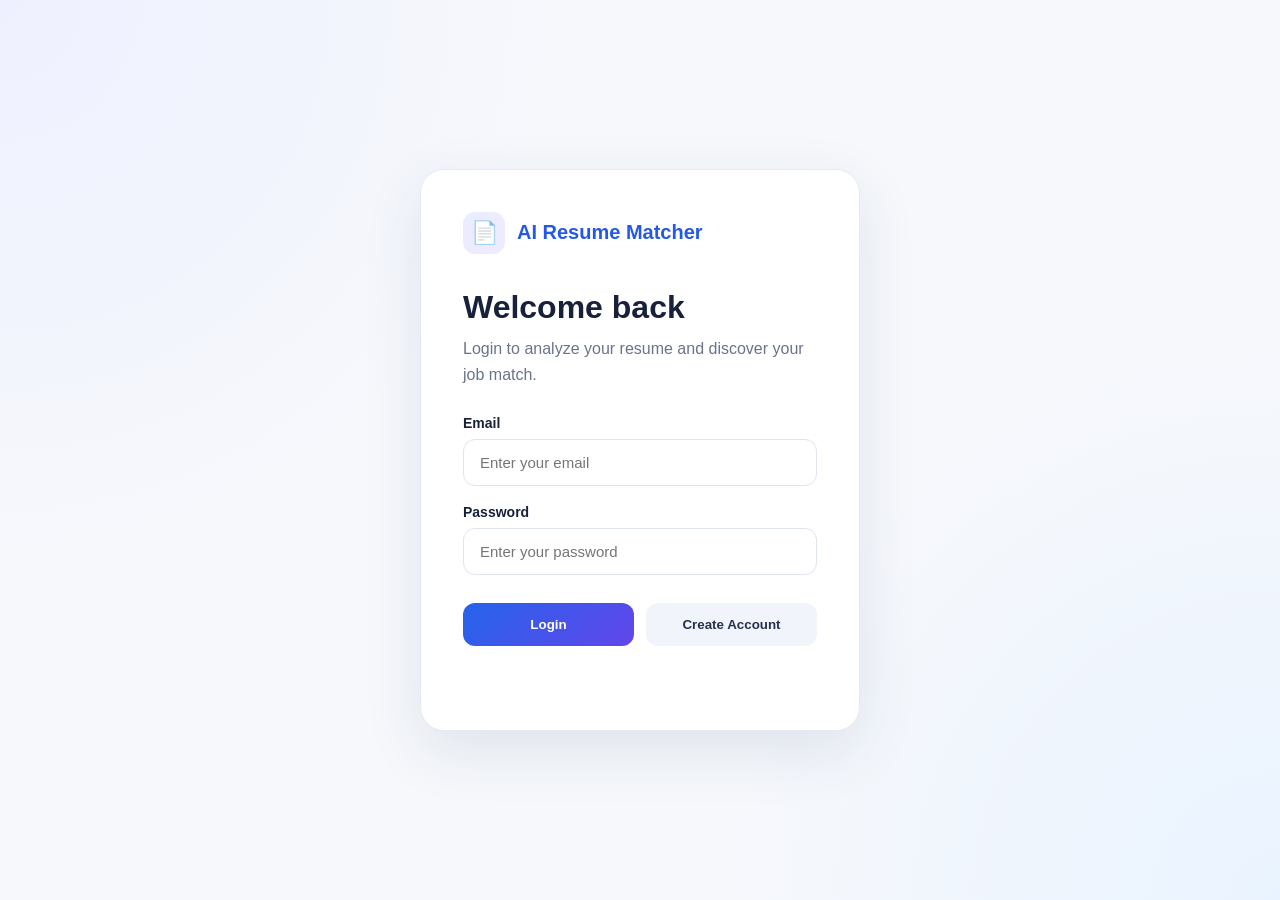
<file: frontend/index.html>
<!DOCTYPE html>
<html lang="en">
<head>
    <meta charset="UTF-8">
    <meta name="viewport" content="width=device-width, initial-scale=1.0">

    <title>AI Resume Matcher</title>

    <link rel="stylesheet" href="style.css">
</head>

<body>
<div id="notificationContainer"></div>

<!-- =========================================================
     AUTH SCREEN
========================================================= -->

<div id="authSection" class="auth-screen">

    <div class="auth-card">

        <div class="auth-logo">
            <div class="logo-icon">📄</div>
            <span>AI Resume Matcher</span>
        </div>

        <h1>Welcome back</h1>

        <p class="auth-subtitle">
            Login to analyze your resume and discover your job match.
        </p>

        <label for="email">Email</label>

        <input
            type="email"
            id="email"
            placeholder="Enter your email"
            autocomplete="email"
        >

        <label for="password">Password</label>

        <input
            type="password"
            id="password"
            placeholder="Enter your password"
            autocomplete="current-password"
        >

        <div class="auth-buttons">

            <button id="loginBtn" class="primary-btn">
                Login
            </button>

            <button id="signupBtn" class="secondary-btn">
                Create Account
            </button>

        </div>

        <p id="authMessage" class="auth-message"></p>

    </div>

</div>


<!-- =========================================================
     APPLICATION
========================================================= -->

<div id="appSection" class="app-shell hidden">




    <!-- =====================================================
         MAIN CONTENT
    ====================================================== -->

    <main class="main-content">


        <!-- =================================================
             TOP BAR
        ================================================== -->

        <header class="topbar">

    <!-- BRAND -->
    <div class="topbar-brand">
        <div class="brand-icon">📄</div>
        <span>AI Resume <b>Matcher</b></span>
    </div>

    <!-- NAVIGATION -->
    <nav class="top-navigation">

        <a href="#dashboard" class="top-nav-item active">
            🏠
            <span>Dashboard</span>
        </a>

        <a href="#new-analysis" class="top-nav-item">
            ⊕
            <span>New Analysis</span>
        </a>

        <a href="#history" class="top-nav-item">
            ◷
            <span>History</span>
        </a>

    </nav>

    <!-- USER -->
    <div class="topbar-user">

        <div class="topbar-avatar">
            👤
        </div>

        <strong id="userEmail">
            User
        </strong>

        <span class="user-arrow">
            ▼
        </span>

        <button
            id="logoutBtn"
            class="logout-btn"
        >
            ⇥ &nbsp; Logout
        </button>

    </div>

</header>

        <!-- =================================================
             DASHBOARD
        ================================================== -->

        <section id="dashboard" class="dashboard-page">


            <!-- PAGE TITLE -->

            <div class="welcome-banner">

    <div class="welcome-content">

        <span class="welcome-label">
            Welcome back, 👋
        </span>

        <h1 id="welcomeName">
            User
        </h1>

        <p>
            Ready to discover how strong your resume is for your next opportunity?
        </p>

    </div>

    <div class="welcome-illustration">

        <div class="illustration-card">
            📄
        </div>

        <div class="illustration-line line-one"></div>
        <div class="illustration-line line-two"></div>
        <div class="illustration-line line-three"></div>

        <span class="sparkle sparkle-one">✦</span>
        <span class="sparkle sparkle-two">✦</span>

    </div>

</div>


            <!-- =================================================
                 SUMMARY CARDS
            ================================================== -->

            <div class="dashboard-summary">


                <div class="summary-card">

                    <div class="summary-icon purple">
                        📊
                    </div>

                    <div class="summary-content">

                        <h3 id="totalAnalyses">
                            0
                        </h3>

                        <p>
                            Total Analyses
                        </p>

                        <span>
                            All time analyses
                        </span>

                    </div>

                </div>


                <div class="summary-card">

                    <div class="summary-icon green">
                        🎯
                    </div>

                    <div class="summary-content">

                        <h3 id="averageScore">
                            0%
                        </h3>

                        <p>
                            Average Match
                        </p>

                        <span>
                            Your average score
                        </span>

                    </div>

                </div>


                <div class="summary-card">

                    <div class="summary-icon yellow">
                        ⭐
                    </div>

                    <div class="summary-content">

                        <h3 id="bestScore">
                            0%
                        </h3>

                        <p>
                            Best Match
                        </p>

                        <span>
                            Highest score achieved
                        </span>

                    </div>

                </div>


                <div class="summary-card">

                    <div class="summary-icon blue">
                        📄
                    </div>

                    <div class="summary-content">

                        <h3 id="resumeCount">
                            0
                        </h3>

                        <p>
                            Resumes Analyzed
                        </p>

                        <span>
                            Total resumes
                        </span>

                    </div>

                </div>


            </div>

            <!-- =================================================
     AI CAREER INSIGHTS
================================================== -->

<section class="career-insights">

    <div class="career-insights-header">

        <div>
            <span class="insights-label">
                ✨ AI INSIGHTS
            </span>

            <h2>
                Build a stronger resume
            </h2>

            <p>
                Get more from every resume analysis with focused,
                actionable career insights.
            </p>
        </div>

        <div class="insights-main-icon">
            ✨
        </div>

    </div>


    <div class="career-insights-grid">

        <div class="career-tip" id="careerMatchInsight">

            <div class="career-tip-icon purple">
                🎯
            </div>

            <div>
                <strong>
                    Improve your match
                </strong>

                <p>
                    Tailor your resume to the skills and
                    requirements in each job description.
                </p>
            </div>

        </div>


        <div class="career-tip" id="careerProgressInsight">

            <div class="career-tip-icon green">
                📈
            </div>

            <div>
                <strong>
                    Track your progress
                </strong>

                <p>
                    Analyze more opportunities and compare
                    your match scores over time.
                </p>
            </div>

        </div>


        <div class="career-tip" id="careerSkillsInsight">

            <div class="career-tip-icon yellow">
                💡
            </div>

            <div>
                <strong>
                    Use AI recommendations
                </strong>

                <p>
                    Focus on missing skills and resume
                    suggestions to strengthen your profile.
                </p>
            </div>

        </div>

    </div>

</section>


            <!-- =================================================
                 MAIN DASHBOARD GRID
            ================================================== -->

            <div class="dashboard-grid">


                <!-- =================================================
                     NEW ANALYSIS
                ================================================== -->

                <section
                    id="new-analysis"
                    class="dashboard-card analysis-input-card"
                >

                    <div class="card-heading">

                        <div>

                            <h2>
                                Analyze New Resume
                            </h2>

                            <p>
                                Upload your resume and job description to get AI-powered insights.
                            </p>

                        </div>

                        <div class="heading-decoration">
                            ✨
                        </div>

                    </div>


                    <!-- STEP 1 -->

                    <div class="analysis-step">

                        <div class="step-title">

                            <span class="step-number">
                                1
                            </span>

                            <strong>
                                Upload Resume
                            </strong>

                        </div>


                        <label
                            for="resume"
                            class="upload-zone"
                        >

                            <div class="upload-icon">
                                ☁
                            </div>

                            <strong>
                                Drag & drop your resume here
                            </strong>

                            <span>
                                PDF only • Max 5MB
                            </span>

                            <span class="choose-file">
                                📄 Choose File
                            </span>

                        </label>


                        <input
                            type="file"
                            id="resume"
                            accept=".pdf"
                            hidden
                        >

                        <div
                            id="selectedFile"
                            class="selected-file hidden"
                        >

                            <span>
                                📄
                            </span>

                            <span id="selectedFileName">
                                No file selected
                            </span>

                            <span class="file-success">
                                ✓
                            </span>

                        </div>

                    </div>


                    <!-- STEP 2 -->

                    <div class="analysis-step">

                        <div class="step-title">

                            <span class="step-number">
                                2
                            </span>

                            <strong>
                                Job Description
                            </strong>

                        </div>

                        <p class="field-help">
                            Paste the job description or key requirements.
                        </p>


                        <textarea
                            id="jobDescription"
                            placeholder="Paste the job description here..."
                        ></textarea>

                    </div>


                    <!-- ANALYZE BUTTON -->

                    <button
                        id="analyzeBtn"
                        class="analyze-btn"
                    >

                        ✨
                        Analyze Resume

                    </button>


                </section>


                <!-- =================================================
                     ANALYSIS RESULTS
                ================================================== -->

                <section
                    id="result"
                    class="dashboard-card results-card hidden"
                >

                    <div class="results-heading">

                        <div>

                            <h2>
                                Analysis Results
                            </h2>

                            <p>
                                Here's how your resume matches the job requirements.
                            </p>

                        </div>

                        <span
                            id="matchStatus"
                            class="match-status"
                        >
                            Great Match! 🎉
                        </span>

                    </div>


                    <!-- SCORE -->

                    <div class="score-section">

                        <div
                            class="score-ring"
                            id="scoreRing"
                        >

                            <div class="score-ring-inner">

                                <strong id="finalScore">
                                    0
                                </strong>

                                <span>
                                    %
                                </span>

                            </div>

                        </div>


                        <h3>
                            Overall Match Score
                        </h3>

                        <p>
                            How well your resume matches this role
                        </p>

                    </div>


                    <!-- MATCHED / MISSING -->

                    <div class="skills-grid">


                        <div class="skill-panel matched-panel">

                            <div class="panel-title matched-title">
                                ✓ Matched Skills
                            </div>

                            <ul id="matchedSkills"></ul>

                        </div>


                        <div class="skill-panel missing-panel">

                            <div class="panel-title missing-title">
                                ✕ Missing Skills
                            </div>

                            <ul id="missingSkills"></ul>

                        </div>


                    </div>


                    <!-- RECOMMENDATIONS -->

                    <div class="insight-panel recommendation-panel">

                        <div class="insight-title">
                            💡 Skill Recommendations
                        </div>

                        <ul id="recommendations"></ul>

                    </div>


                    <!-- RESUME SUGGESTIONS -->

                    <div class="insight-panel resume-panel">

                        <div class="insight-title">
                            📄 Resume Suggestions
                        </div>

                        <ul id="resumeSuggestions"></ul>

                    </div>


                    <!-- INTERVIEW -->

                    <div class="insight-panel interview-panel">

                        <div class="insight-title">
                            🎤 Interview Questions
                        </div>

                        <ol id="interviewQuestions"></ol>

                    </div>

                </section>

                <!-- =================================================
     AI CAREER INSIGHTS
================================================== -->

<section class="dashboard-card career-insights-card">

    <div class="career-insights-heading">

        <div class="career-insights-icon">
            ✨
        </div>

        <div>

            <h2>
                AI Career Insights
            </h2>

            <p>
                Personalized insights based on your analysis history.
            </p>

        </div>

    </div>


    <!-- CURRENT MATCH -->

    <div
        id="careerMatchInsight"
        class="career-insight-item"
    >

        <div class="career-insight-icon match-icon">
            🎯
        </div>

        <div class="career-insight-content">

            <span>
                Current Match
            </span>

            <strong>
                Start your first analysis
            </strong>

            <p>
                Upload your resume and compare it with a job description to get your first match score.
            </p>

        </div>

    </div>


    <!-- PROGRESS -->

    <div
        id="careerProgressInsight"
        class="career-insight-item"
    >

        <div class="career-insight-icon progress-icon">
            📈
        </div>

        <div class="career-insight-content">

            <span>
                Your Progress
            </span>

            <strong>
                Build your career profile
            </strong>

            <p>
                Your match history will appear here as you analyze more opportunities.
            </p>

        </div>

    </div>


    <!-- SKILLS -->

    <div
        id="careerSkillsInsight"
        class="career-insight-item"
    >

        <div class="career-insight-icon skills-icon">
            🧠
        </div>

        <div class="career-insight-content">

            <span>
                Skill Focus
            </span>

            <strong>
                Discover missing skills
            </strong>

            <p>
                AI will identify skills you may want to add or strengthen for your target roles.
            </p>

        </div>

    </div>

</section>

            </div>


            <!-- =================================================
                 LOADING
            ================================================== -->

            <div
    id="loading"
    class="loading-card hidden"
>

    <div class="loading-spinner"></div>

    <h3 id="loadingTitle">
        Analyzing your resume...
    </h3>

    <p id="loadingMessage">
        Our AI is comparing your skills with the job requirements.
    </p>

    <div
        id="loadingFile"
        class="loading-file hidden"
    >
        📄
        <span id="loadingFileName"></span>
    </div>

    <div class="loading-dots">
        <span></span>
        <span></span>
        <span></span>
    </div>

</div>


            <!-- =================================================
                 SAVED ANALYSIS DETAILS
            ================================================== -->

            <section
                id="savedAnalysisDetails"
                class="dashboard-card saved-details hidden"
            >

                <div class="card-heading">

                    <div>

                        <h2>
                            📋 Saved Analysis Details
                        </h2>

                        <p>
                            Complete information from your saved analysis.
                        </p>

                    </div>

                </div>


                <div class="saved-info">

                    <div>
                        <strong>
                            Resume
                        </strong>

                        <span id="savedFilename"></span>
                    </div>

                    <div>
                        <strong>
                            Job Description
                        </strong>

                        <span id="savedJobDescription"></span>
                    </div>

                </div>


                <!-- SAVED SCORES -->

                <div class="saved-score-grid">

                    <div class="saved-score-card">

                        <span>
                            Skill Match
                        </span>

                        <strong id="savedMatchScore">
                            0
                        </strong>

                        <small>
                            %
                        </small>

                    </div>


                    <div class="saved-score-card">

                        <span>
                            Semantic Match
                        </span>

                        <strong id="savedSemanticScore">
                            0
                        </strong>

                        <small>
                            %
                        </small>

                    </div>


                    <div class="saved-score-card">

                        <span>
                            Final Score
                        </span>

                        <strong id="savedFinalScore">
                            0
                        </strong>

                        <small>
                            %
                        </small>

                    </div>

                </div>


                <!-- SAVED SKILLS -->

                <div class="saved-results-grid">

                    <div class="skill-panel matched-panel">

                        <div class="panel-title matched-title">
                            ✓ Matched Skills
                        </div>

                        <ul id="savedMatchedSkills"></ul>

                    </div>


                    <div class="skill-panel missing-panel">

                        <div class="panel-title missing-title">
                            ✕ Missing Skills
                        </div>

                        <ul id="savedMissingSkills"></ul>

                    </div>

                </div>


                <div class="insight-panel recommendation-panel">

                    <div class="insight-title">
                        💡 Skill Recommendations
                    </div>

                    <ul id="savedRecommendations"></ul>

                </div>


                <div class="insight-panel resume-panel">

                    <div class="insight-title">
                        📄 Resume Suggestions
                    </div>

                    <ul id="savedResumeSuggestions"></ul>

                </div>


                <div class="insight-panel interview-panel">

                    <div class="insight-title">
                        🎤 Interview Questions
                    </div>

                    <ol id="savedInterviewQuestions"></ol>

                </div>

            </section>


            <!-- =================================================
                 HISTORY
            ================================================== -->

            <section
                id="history"
                class="dashboard-card history-card"
            >

                <div class="history-heading">

                    <div>

                        <h2>
                            ◷ Recent Analysis History
                        </h2>

                        <p>
                            Review your previous resume analyses.
                        </p>

                    </div>

                    <button
                        id="historyBtn"
                        class="history-btn"
                    >
                        View All History
                    </button>

                </div>


                <div
                    id="historyLoading"
                    class="history-loading hidden"
                >
                    Loading your analysis history...
                </div>


                <div id="historyContainer"></div>

            </section>


        </section>


    </main>

</div>


<script src="script.js"></script>

</body>
</html>
</file>
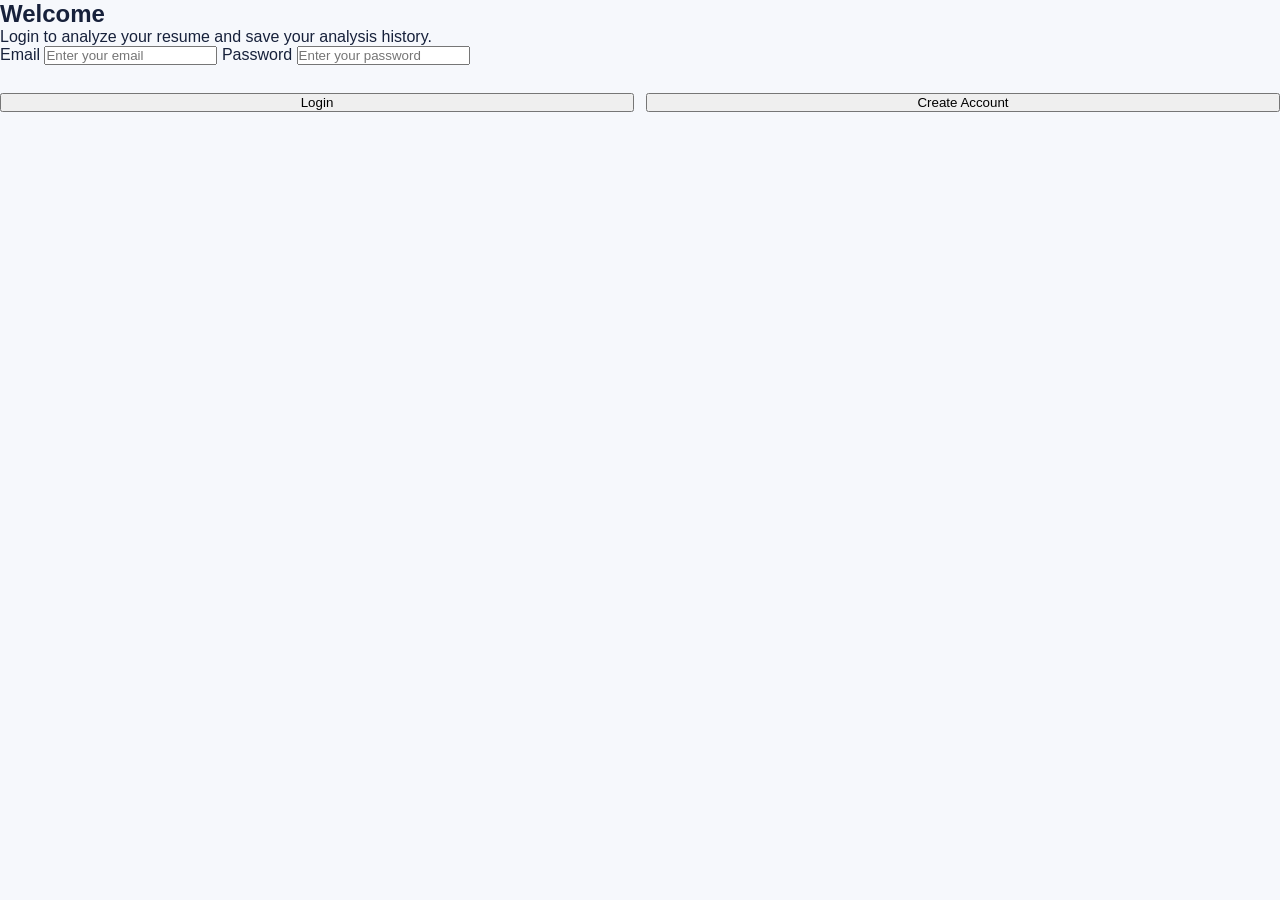
<file: frontend/index_backup.html>
<!DOCTYPE html>
<html lang="en">
<head>
    <meta charset="UTF-8">
    <meta name="viewport" content="width=device-width, initial-scale=1.0">

    <title>AI Resume Job Matcher</title>

    <link rel="stylesheet" href="style.css">
</head>

<body>

<div class="container">
    <!-- AUTH SECTION -->

<div id="authSection" class="card">

    <h2>Welcome</h2>

    <p>
        Login to analyze your resume and save your analysis history.
    </p>

    <label for="email">
        Email
    </label>

    <input
        type="email"
        id="email"
        placeholder="Enter your email"
    >

    <label for="password">
        Password
    </label>

    <input
        type="password"
        id="password"
        placeholder="Enter your password"
    >

    <div class="auth-buttons">

        <button id="loginBtn">
            Login
        </button>

        <button id="signupBtn">
            Create Account
        </button>

    </div>

    <p id="authMessage"></p>

</div>

    <div id="appSection" class="hidden">
        <div class="user-bar">

            <span>
                👤 <strong id="userEmail"></strong>
            </span>

            <button id="logoutBtn">
                Logout
            </button>

        </div>

    <header>
        <h1>AI Resume Job Matcher</h1>

        <p class="subtitle">
            Analyze your resume against a job description using AI
        </p>
    </header>
        <!-- DASHBOARD SUMMARY -->

<div class="dashboard-summary">

    <div class="summary-card">
        <span class="summary-icon">📊</span>
        <h3 id="totalAnalyses">0</h3>
        <p>Total Analyses</p>
    </div>

    <div class="summary-card">
        <span class="summary-icon">🎯</span>
        <h3 id="averageScore">0%</h3>
        <p>Average Match</p>
    </div>

    <div class="summary-card">
        <span class="summary-icon">⭐</span>
        <h3 id="bestScore">0%</h3>
        <p>Best Match</p>
    </div>

    <div class="summary-card">
        <span class="summary-icon">📄</span>
        <h3 id="resumeCount">0</h3>
        <p>Resumes Analyzed</p>
    </div>

</div>


    <!-- INPUT SECTION -->

    <div class="card">

        <h2>Resume Analysis</h2>

        <label for="resume">
            Upload Resume
        </label>

        <input
            type="file"
            id="resume"
            accept=".pdf"
        >

        <label for="jobDescription">
            Job Description
        </label>

        <textarea
            id="jobDescription"
            placeholder="Paste the job description here..."
        ></textarea>

        <button id="analyzeBtn">
            Analyze Resume
        </button>

    </div>


    <!-- LOADING -->

    <div id="loading" class="hidden">
        <div class="loader"></div>
        <p>Analyzing your resume...</p>
    </div>


    <!-- RESULTS -->

    <div id="result" class="hidden">

        <h2 class="result-title">
            Analysis Results
        </h2>


        <!-- SCORE -->

        <div class="score-card">

            <div class="score-circle">

                <span id="finalScore">
                    0
                </span>

                <small>%</small>

            </div>

            <h3>Overall Match Score</h3>

            <p>
                How well your resume matches the job
            </p>

        </div>


        <!-- SKILLS -->

        <div class="results-grid">

            <div class="result-card matched">

                <h3>✓ Matched Skills</h3>

                <ul id="matchedSkills"></ul>

            </div>


            <div class="result-card missing">

                <h3>✗ Missing Skills</h3>

                <ul id="missingSkills"></ul>

            </div>

        </div>


        <!-- RECOMMENDATIONS -->

        <div class="result-card">

            <h3>💡 Skill Recommendations</h3>

            <ul id="recommendations"></ul>

        </div>


        <!-- RESUME SUGGESTIONS -->

        <div class="result-card">

            <h3>📄 Resume Suggestions</h3>

            <ul id="resumeSuggestions"></ul>

        </div>


                <!-- INTERVIEW QUESTIONS -->

        <div class="result-card">

            <h3>🎤 Interview Questions</h3>

            <ol id="interviewQuestions"></ol>

        </div>

    </div>
        <!-- SAVED ANALYSIS DETAILS -->

<div id="savedAnalysisDetails" class="result-card hidden">

    <h2>📋 Saved Analysis Details</h2>

    <div class="saved-analysis-info">

        <p>
            <strong>Resume:</strong>
            <span id="savedFilename"></span>
        </p>

        <p>
            <strong>Job Description:</strong>
            <span id="savedJobDescription"></span>
        </p>

    </div>


    <div class="results-grid">

        <div class="score-card small-score">

            <div class="score-circle">

                <span id="savedMatchScore">
                    0
                </span>

                <small>%</small>

            </div>

            <h3>Skill Match</h3>

        </div>


        <div class="score-card small-score">

            <div class="score-circle">

                <span id="savedSemanticScore">
                    0
                </span>

                <small>%</small>

            </div>

            <h3>Semantic Match</h3>

        </div>


        <div class="score-card small-score">

            <div class="score-circle">

                <span id="savedFinalScore">
                    0
                </span>

                <small>%</small>

            </div>

            <h3>Final Score</h3>

        </div>

    </div>


    <div class="result-card matched">

        <h3>✓ Matched Skills</h3>

        <ul id="savedMatchedSkills"></ul>

    </div>


    <div class="result-card missing">

        <h3>✗ Missing Skills</h3>

        <ul id="savedMissingSkills"></ul>

    </div>


    <div class="result-card">

        <h3>💡 Skill Recommendations</h3>

        <ul id="savedRecommendations"></ul>

    </div>


    <div class="result-card">

        <h3>📄 Resume Suggestions</h3>

        <ul id="savedResumeSuggestions"></ul>

    </div>


    <div class="result-card">

        <h3>🎤 Interview Questions</h3>

        <ol id="savedInterviewQuestions"></ol>

    </div>

</div>


    <!-- ANALYSIS HISTORY -->

    <div class="result-card history-card">

        <h2>📊 My Analysis History</h2>

        <button id="historyBtn">
            Load My History
        </button>

        <div id="historyLoading" class="hidden">
            Loading your analysis history...
        </div>

        <div id="historyContainer"></div>

    </div>


</div>

</div>

<script src="script.js"></script>

</body>
</html>
</file>
<file: frontend/style.css>
/* =========================================================
   GLOBAL
========================================================= */

* {
    box-sizing: border-box;
    margin: 0;
    padding: 0;
}

html {
    scroll-behavior: smooth;
}

body {
    font-family:
        Inter,
        -apple-system,
        BlinkMacSystemFont,
        "Segoe UI",
        Roboto,
        Arial,
        sans-serif;

    background: #f6f8fc;
    color: #17213b;
    min-height: 100vh;
}

button,
input,
textarea {
    font-family: inherit;
}

button {
    cursor: pointer;
}

.hidden {
    display: none !important;
}


/* =========================================================
   AUTH SCREEN
========================================================= */

.auth-screen {
    min-height: 100vh;

    display: flex;
    align-items: center;
    justify-content: center;

    padding: 30px;

    background:
        radial-gradient(
            circle at top left,
            #eef0ff,
            transparent 35%
        ),
        radial-gradient(
            circle at bottom right,
            #e9f3ff,
            transparent 35%
        ),
        #f6f8fc;
}

.auth-card {
    width: 100%;
    max-width: 440px;

    background: #ffffff;

    border: 1px solid #e7eaf2;

    border-radius: 24px;

    padding: 42px;

    box-shadow:
        0 20px 60px rgba(30, 45, 90, 0.10);
}

.auth-logo {
    display: flex;
    align-items: center;
    gap: 12px;

    font-size: 20px;
    font-weight: 800;

    color: #2459e8;

    margin-bottom: 35px;
}

.logo-icon {
    width: 42px;
    height: 42px;

    display: flex;
    align-items: center;
    justify-content: center;

    border-radius: 12px;

    background: linear-gradient(
        135deg,
        #e9edff,
        #f1eaff
    );

    font-size: 22px;
}

.auth-card h1 {
    font-size: 32px;
    margin-bottom: 10px;
}

.auth-subtitle {
    color: #69738b;
    line-height: 1.6;

    margin-bottom: 28px;
}

.auth-card label {
    display: block;

    font-size: 14px;
    font-weight: 700;

    margin-bottom: 8px;
    margin-top: 18px;
}

.auth-card input {
    width: 100%;

    padding: 14px 16px;

    border: 1px solid #dfe4ef;
    border-radius: 12px;

    outline: none;

    font-size: 15px;

    transition: 0.2s;
}

.auth-card input:focus {
    border-color: #4f6ff5;

    box-shadow:
        0 0 0 4px rgba(79, 111, 245, 0.10);
}

.auth-buttons {
    display: grid;
    grid-template-columns: 1fr 1fr;

    gap: 12px;

    margin-top: 28px;
}

.primary-btn,
.secondary-btn {
    border: none;

    border-radius: 12px;

    padding: 14px;

    font-weight: 700;

    transition: 0.2s;
}

.primary-btn {
    background: linear-gradient(
        135deg,
        #2563eb,
        #6246ea
    );

    color: white;
}

.primary-btn:hover {
    transform: translateY(-1px);

    box-shadow:
        0 8px 20px rgba(50, 80, 220, 0.25);
}

.secondary-btn {
    background: #f1f4fa;
    color: #25314d;
}

.secondary-btn:hover {
    background: #e8ecf5;
}

.auth-message {
    min-height: 24px;

    margin-top: 18px;

    text-align: center;

    font-size: 14px;
    font-weight: 600;
}


/* =========================================================
   APPLICATION SHELL
========================================================= */

.app-shell {
    min-height: 100vh;

    display: flex;
}




/* =========================================================
MAIN
========================================================= */

.main-content {
    width: 100%;
    min-height: 100vh;
}

/* =========================================================
TOPBAR
========================================================= */

.topbar {
    min-height: 82px;

    display: flex;
    align-items: center;
    justify-content: space-between;

    gap: 30px;

    padding: 14px 42px;

    background: #ffffff;

    border-bottom: 1px solid #e9ecf3;

    position: sticky;
    top: 0;

    z-index: 20;
}


/* =========================================================
WELCOME
========================================================= */

.welcome-area {
    display: flex;
    flex-direction: column;

    flex-shrink: 0;
}

.welcome-small {
    color: #69738b;

    font-size: 13px;

    margin-bottom: 3px;
}

.welcome-area h2 {
    font-size: 21px;
}


/* =========================================================
TOP NAVIGATION
========================================================= */

.top-navigation {
    display: flex;
    align-items: center;

    gap: 6px;

    margin-left: auto;
    margin-right: auto;
}

.top-nav-item {
    padding: 9px 15px;

    border-radius: 9px;

    color: #657087;

    text-decoration: none;

    font-size: 13px;

    font-weight: 700;

    transition: 0.2s;
}

.top-nav-item:hover {
    background: #f4f6ff;

    color: #315ce7;
}

.top-nav-item.active {
    background: #f0efff;

    color: #315ce7;
}


/* =========================================================
USER AREA
========================================================= */

.user-area {
    display: flex;
    align-items: center;

    gap: 10px;

    flex-shrink: 0;
}

.user-avatar {
    width: 38px;
    height: 38px;

    display: flex;
    align-items: center;
    justify-content: center;

    border-radius: 50%;

    background: #e9e5ff;

    color: #6749e8;

    font-size: 17px;
}

.user-info {
    font-size: 13px;

    color: #25314d;
}


/* =========================================================
LOGOUT
========================================================= */

.logout-btn {
    position: static;

    padding: 8px 13px;

    border: 1px solid #f0d5d5;

    border-radius: 9px;

    background: #fff7f7;

    color: #d93636;

    font-size: 12px;

    font-weight: 700;

    box-shadow: none;

    transition: 0.2s;
}

.logout-btn:hover {
    background: #fff0f0;

    border-color: #edbebe;
}

/* =========================================================
   PAGE
========================================================= */

.dashboard-page {
    padding: 35px 42px 50px;
}

.page-heading {
    margin-bottom: 25px;
}

.page-heading h1 {
    font-size: 28px;

    margin-bottom: 7px;
}

.page-heading p {
    color: #69738b;

    font-size: 14px;
}

/* =========================================================
   WELCOME BANNER
========================================================= */

.welcome-banner {
    position: relative;

    min-height: 125px;

    display: flex;
    align-items: center;
    justify-content: space-between;

    overflow: hidden;

    margin-bottom: 24px;

    padding: 25px 34px;

    background:
        linear-gradient(
            100deg,
            #ffffff 0%,
            #fffaf7 65%,
            #fff3ea 100%
        );

    border: 1px solid #f1e4dc;

    border-radius: 18px;

    box-shadow:
        0 8px 30px rgba(60, 40, 30, 0.05);
}

.welcome-content {
    position: relative;
    z-index: 2;
}

.welcome-label {
    display: block;

    margin-bottom: 4px;

    color: #69738b;

    font-size: 14px;
    font-weight: 500;
}

.welcome-banner h1 {
    margin: 0 0 6px;

    color: #4b2418;

    font-size: 28px;
    font-weight: 800;
}

.welcome-banner p {
    margin: 0;

    color: #7a8392;

    font-size: 13px;
}


/* =========================================================
   WELCOME ILLUSTRATION
========================================================= */

.welcome-illustration {
    position: relative;

    width: 180px;
    height: 100px;

    margin-right: 15px;
}

.illustration-card {
    position: absolute;

    right: 35px;
    top: 8px;

    width: 72px;
    height: 82px;

    display: flex;
    align-items: center;
    justify-content: center;

    border-radius: 15px;

    background: linear-gradient(
        135deg,
        #fff7ef,
        #ffe9d8
    );

    border: 1px solid #f5d7c1;

    color: #ed5a16;

    font-size: 31px;

    transform: rotate(-8deg);

    box-shadow:
        0 8px 20px rgba(230, 90, 20, 0.10);
}

.illustration-card::after {
    content: "";

    position: absolute;

    width: 35px;
    height: 4px;

    right: 10px;
    bottom: 17px;

    border-radius: 10px;

    background: #f28a52;

    box-shadow:
        0 -10px 0 #f5ad84,
        0 -20px 0 #f5ad84;
}

.illustration-line {
    position: absolute;

    height: 3px;

    border-radius: 10px;

    background: #f5b28d;

    opacity: 0.7;
}

.line-one {
    width: 45px;

    right: 0;
    top: 35px;

    transform: rotate(-8deg);
}

.line-two {
    width: 30px;

    right: 5px;
    top: 50px;

    transform: rotate(-8deg);
}

.line-three {
    width: 38px;

    right: 0;
    top: 65px;

    transform: rotate(-8deg);
}

.sparkle {
    position: absolute;

    color: #f36a22;

    font-size: 22px;

    animation: floatSparkle 3s ease-in-out infinite;
}

.sparkle-one {
    right: 5px;
    top: 2px;
}

.sparkle-two {
    right: 110px;
    bottom: 4px;

    font-size: 15px;

    animation-delay: 1s;
}

@keyframes floatSparkle {

    0%,
    100% {
        transform: translateY(0);
    }

    50% {
        transform: translateY(-5px);
    }
}

/* =========================================================
   SUMMARY
========================================================= */

.dashboard-summary {
    display: grid;

    grid-template-columns:
        repeat(4, minmax(0, 1fr));

    gap: 18px;

    margin-bottom: 24px;
}

.summary-card {
    display: flex;
    align-items: center;

    gap: 16px;

    background: #ffffff;

    border: 1px solid #e9ecf3;

    border-radius: 16px;

    padding: 20px;

    box-shadow:
        0 8px 25px rgba(35, 50, 90, 0.04);
}

.summary-icon {
    width: 54px;
    height: 54px;

    flex-shrink: 0;

    display: flex;
    align-items: center;
    justify-content: center;

    border-radius: 15px;

    font-size: 25px;
}

.summary-icon.purple {
    background: #eeeaff;
}

.summary-icon.green {
    background: #e2f8ea;
}

.summary-icon.yellow {
    background: #fff3d5;
}

.summary-icon.blue {
    background: #e2f1ff;
}

.summary-content h3 {
    font-size: 25px;

    margin-bottom: 2px;
}

.summary-content p {
    font-size: 13px;

    font-weight: 600;

    color: #34405a;
}

.summary-content span {
    display: block;

    font-size: 11px;

    color: #8a93a6;

    margin-top: 3px;
}


/* =========================================================
   DASHBOARD GRID
========================================================= */

.dashboard-grid {
    display: grid;

    grid-template-columns:
        minmax(0, 1fr)
        minmax(0, 1fr);

    gap: 22px;

    align-items: start;
}


/* =========================================================
   CARDS
========================================================= */

.dashboard-card {
    background: #ffffff;

    border: 1px solid #e7eaf1;

    border-radius: 18px;

    box-shadow:
        0 10px 35px rgba(30, 45, 90, 0.05);
}

.analysis-input-card,
.results-card {
    padding: 24px;
}

.card-heading,
.results-heading,
.history-heading {
    display: flex;
    align-items: flex-start;
    justify-content: space-between;

    margin-bottom: 25px;
}

.card-heading h2,
.results-heading h2,
.history-heading h2 {
    font-size: 20px;

    margin-bottom: 5px;
}

.card-heading p,
.results-heading p,
.history-heading p {
    color: #7a8397;

    font-size: 13px;
}

.heading-decoration {
    width: 55px;
    height: 55px;

    display: flex;
    align-items: center;
    justify-content: center;

    border-radius: 17px;

    background: linear-gradient(
        135deg,
        #eeeaff,
        #e6f0ff
    );

    font-size: 25px;
}


/* =========================================================
   ANALYSIS STEPS
========================================================= */

.analysis-step {
    margin-bottom: 23px;
}

.step-title {
    display: flex;
    align-items: center;

    gap: 10px;

    margin-bottom: 11px;

    font-size: 14px;
}

.step-number {
    width: 24px;
    height: 24px;

    display: flex;
    align-items: center;
    justify-content: center;

    border-radius: 50%;

    background: #eeebff;

    color: #5e4ce6;

    font-size: 12px;

    font-weight: 800;
}

.upload-zone {
    min-height: 175px;

    border: 2px dashed #d9ddf1;

    border-radius: 14px;

    background: #fafbff;

    display: flex;
    flex-direction: column;

    align-items: center;
    justify-content: center;

    gap: 8px;

    cursor: pointer;

    transition: 0.2s;
}

.upload-zone:hover {
    border-color: #6575e9;

    background: #f8f8ff;
}

.upload-icon {
    width: 46px;
    height: 46px;

    display: flex;
    align-items: center;
    justify-content: center;

    border-radius: 50%;

    background: #eeeaff;

    color: #5c54e8;

    font-size: 23px;
}

.upload-zone strong {
    font-size: 13px;
}

.upload-zone > span {
    color: #858da0;

    font-size: 12px;
}

.choose-file {
    margin-top: 5px;

    padding: 8px 14px;

    background: white;

    border: 1px solid #dce1ee;

    border-radius: 8px;

    color: #315ce7 !important;

    font-weight: 700;
}

.selected-file {
    margin-top: 9px;

    display: flex;
    align-items: center;

    gap: 10px;

    padding: 10px 13px;

    border: 1px solid #dce2ed;

    border-radius: 10px;

    background: #fbfcff;

    font-size: 12px;
}

.file-success {
    margin-left: auto;

    width: 20px;
    height: 20px;

    display: flex;
    align-items: center;
    justify-content: center;

    border-radius: 50%;

    background: #dff8e8;

    color: #12a150;

    font-weight: 800;
}

.field-help {
    color: #8a93a6;

    font-size: 12px;

    margin-bottom: 8px;
}

#jobDescription {
    width: 100%;

    min-height: 120px;

    resize: vertical;

    border: 1px solid #dce1eb;

    border-radius: 12px;

    padding: 13px 14px;

    font-size: 13px;

    outline: none;
}

#jobDescription:focus {
    border-color: #6274ea;

    box-shadow:
        0 0 0 4px rgba(98, 116, 234, 0.08);
}

.analyze-btn {
    width: 100%;

    border: none;

    padding: 14px;

    border-radius: 11px;

    color: white;

    font-size: 14px;

    font-weight: 800;

    background: linear-gradient(
        100deg,
        #155bea,
        #7046e8
    );

    box-shadow:
        0 7px 18px rgba(55, 80, 220, 0.20);

    transition: 0.2s;
}

.analyze-btn:hover {
    transform: translateY(-1px);

    box-shadow:
        0 10px 25px rgba(55, 80, 220, 0.27);
}


/* =========================================================
   RESULTS
========================================================= */

.results-heading {
    align-items: center;
}

.match-status {
    padding: 8px 12px;

    border-radius: 10px;

    font-size: 11px;

    font-weight: 800;

    transition:
        background 0.3s ease,
        color 0.3s ease;
}


/* 80–100% */

.match-status.great {
    background: #e9f9ef;
    color: #13934d;
}


/* 60–79% */

.match-status.good {
    background: #eef4ff;
    color: #2367eb;
}


/* 40–59% */

.match-status.average {
    background: #fff6df;
    color: #c27a00;
}


/* Below 40% */

.match-status.low {
    background: #fff0f0;
    color: #d64545;
}
.score-section {
    text-align: center;

    padding: 5px 0 20px;
}

.score-ring {
    width: 175px;
    height: 175px;

    margin: 0 auto 15px;

    border-radius: 50%;

    display: flex;
    align-items: center;
    justify-content: center;

    background:
        conic-gradient(
            #6547e9 0deg,
            #2367eb var(--score, 0deg),
            #e8ebf2 var(--score, 0deg),
            #e8ebf2 360deg
        );

    position: relative;

    transition: background 0.8s ease;
}

.score-ring::before {
    content: "";

    position: absolute;

    inset: 11px;

    border-radius: 50%;

    background: #ffffff;
}

.score-ring-inner {
    position: relative;

    z-index: 2;

    display: flex;
    align-items: baseline;
}

.score-ring-inner strong {
    font-size: 39px;
}

.score-ring-inner span {
    font-size: 18px;

    font-weight: 700;
}

.score-section h3 {
    font-size: 15px;

    margin-bottom: 5px;
}

.score-section p {
    color: #8991a2;

    font-size: 12px;
}


/* =========================================================
   SKILLS
========================================================= */

.skills-grid {
    display: grid;

    grid-template-columns: 1fr 1fr;

    gap: 12px;

    margin-bottom: 12px;
}

.skill-panel {
    min-height: 125px;

    padding: 16px;

    border-radius: 13px;
}

.matched-panel {
    background: #f2fbf5;

    border: 1px solid #d7f0df;
}

.missing-panel {
    background: #fff6f6;

    border: 1px solid #f5dddd;
}

.panel-title {
    font-size: 13px;

    font-weight: 800;

    margin-bottom: 10px;
}

.matched-title {
    color: #11914b;
}

.missing-title {
    color: #dc2424;
}

.skill-panel ul,
.insight-panel ul,
.insight-panel ol {
    padding-left: 18px;

    font-size: 12px;

    line-height: 1.8;
}

.insight-panel {
    padding: 15px;

    border-radius: 13px;

    margin-top: 12px;
}

.recommendation-panel {
    background: #f5f7ff;

    border: 1px solid #dfe5ff;
}

.resume-panel {
    background: #fbfbfc;

    border: 1px solid #e9eaf0;
}

.interview-panel {
    background: #fffaf0;

    border: 1px solid #f5e8c9;
}

.insight-title {
    font-size: 13px;

    font-weight: 800;

    margin-bottom: 7px;
}


/* =========================================================
LOADING
========================================================= */

.loading-card {
    margin: 22px 0;

    background: #ffffff;

    border-radius: 18px;

    padding: 32px;

    text-align: center;

    border: 1px solid #e5e8f1;

    box-shadow:
        0 10px 30px rgba(30, 45, 90, 0.05);

    animation: loadingAppear 0.3s ease;
}

.loading-spinner {
    width: 42px;
    height: 42px;

    border: 4px solid #e7eaf3;

    border-top-color: #5368e8;

    border-right-color: #7046e8;

    border-radius: 50%;

    margin: 0 auto 16px;

    animation: spin 0.8s linear infinite;
}

.loading-card h3 {
    font-size: 16px;

    margin-bottom: 6px;
}

.loading-card p {
    color: #7e879b;

    font-size: 12px;

    margin-bottom: 15px;
}

.loading-file {
    display: inline-flex;

    align-items: center;

    gap: 8px;

    padding: 8px 12px;

    border-radius: 9px;

    background: #f5f7ff;

    color: #4d5fce;

    font-size: 11px;

    font-weight: 700;

    max-width: 90%;

    overflow: hidden;

    text-overflow: ellipsis;

    white-space: nowrap;
}

.loading-dots {
    margin-top: 15px;

    display: flex;

    justify-content: center;

    gap: 5px;
}

.loading-dots span {
    width: 6px;
    height: 6px;

    border-radius: 50%;

    background: #6372e8;

    animation: loadingDot 1.2s infinite ease-in-out;
}

.loading-dots span:nth-child(2) {
    animation-delay: 0.15s;
}

.loading-dots span:nth-child(3) {
    animation-delay: 0.3s;
}

@keyframes spin {
    to {
        transform: rotate(360deg);
    }
}

@keyframes loadingAppear {
    from {
        opacity: 0;
        transform: translateY(5px);
    }

    to {
        opacity: 1;
        transform: translateY(0);
    }
}

@keyframes loadingDot {
    0%,
    80%,
    100% {
        opacity: 0.3;
        transform: translateY(0);
    }

    40% {
        opacity: 1;
        transform: translateY(-4px);
    }
}

/* =========================================================
IN-APP NOTIFICATIONS
========================================================= */

.app-notification {
    position: fixed;

    top: 96px;
    right: 28px;

    z-index: 100;

    min-width: 280px;
    max-width: 390px;

    padding: 14px 16px;

    display: flex;

    align-items: flex-start;

    gap: 11px;

    background: #ffffff;

    border: 1px solid #e5e8f0;

    border-radius: 12px;

    box-shadow:
        0 12px 35px rgba(25, 35, 70, 0.14);

    animation:
        notificationIn 0.25s ease;
}

.app-notification-icon {
    width: 30px;
    height: 30px;

    flex-shrink: 0;

    display: flex;

    align-items: center;
    justify-content: center;

    border-radius: 9px;

    font-size: 15px;
}

.app-notification-content {
    flex: 1;
}

.app-notification-title {
    font-size: 13px;

    font-weight: 800;

    margin-bottom: 2px;
}

.app-notification-message {
    color: #69738b;

    font-size: 12px;

    line-height: 1.45;
}

.app-notification.success
.app-notification-icon {
    background: #e5f8ec;
    color: #12934b;
}

.app-notification.error
.app-notification-icon {
    background: #fff0f0;
    color: #d64545;
}

.app-notification.info
.app-notification-icon {
    background: #eef4ff;
    color: #2866df;
}

.app-notification.warning
.app-notification-icon {
    background: #fff6df;
    color: #c27a00;
}

.notification-close {
    border: none;

    background: transparent;

    color: #9aa2b3;

    font-size: 16px;

    padding: 0;

    line-height: 1;
}

@keyframes notificationIn {
    from {
        opacity: 0;
        transform: translateY(-8px) translateX(8px);
    }

    to {
        opacity: 1;
        transform: translateY(0) translateX(0);
    }
}

/* =========================================================
   SAVED ANALYSIS
========================================================= */

.saved-details {
    margin-top: 22px;

    padding: 24px;
}

.saved-info {
    display: grid;

    grid-template-columns: 1fr 1fr;

    gap: 15px;

    margin-bottom: 20px;
}

.saved-info > div {
    padding: 14px;

    border-radius: 12px;

    background: #f7f8fb;
}

.saved-info strong {
    display: block;

    font-size: 12px;

    margin-bottom: 5px;
}

.saved-info span {
    color: #657087;

    font-size: 13px;
}

.saved-score-grid {
    display: grid;

    grid-template-columns: repeat(3, 1fr);

    gap: 14px;

    margin-bottom: 20px;
}

.saved-score-card {
    padding: 20px;

    text-align: center;

    border-radius: 14px;

    background: #f8f9fc;

    border: 1px solid #e7eaf1;
}

.saved-score-card span {
    display: block;

    color: #69738b;

    font-size: 12px;

    margin-bottom: 8px;
}

.saved-score-card strong {
    font-size: 30px;
}

.saved-score-card small {
    font-weight: 800;

    color: #657087;
}

.saved-results-grid {
    display: grid;

    grid-template-columns: 1fr 1fr;

    gap: 14px;
}


/* =========================================================
   HISTORY SECTION
========================================================= */

.history-card {
    margin-top: 24px;
}

.history-heading {
    display: flex;
    align-items: center;
    justify-content: space-between;
    gap: 20px;
    margin-bottom: 24px;
}

.history-heading h2 {
    margin: 0;
    font-size: 20px;
    color: #1f2937;
}

.history-heading p {
    margin: 6px 0 0;
    color: #6b7280;
    font-size: 14px;
}


/* VIEW ALL HISTORY BUTTON */

.history-btn {
    border: none;
    background: #f5f3ff;
    color: #6d28d9;
    padding: 10px 16px;
    border-radius: 10px;
    font-weight: 600;
    cursor: pointer;
    transition: 0.2s ease;
}

.history-btn:hover {
    background: #ede9fe;
    transform: translateY(-1px);
}


/* HISTORY ITEM */

.history-item {
    position: relative;
    padding: 22px;
    margin-bottom: 16px;

    background: #ffffff;

    border: 1px solid #e9e7f2;
    border-radius: 16px;

    box-shadow: 0 4px 14px rgba(31, 41, 55, 0.05);

    transition:
        transform 0.2s ease,
        box-shadow 0.2s ease,
        border-color 0.2s ease;
}

.history-item:hover {
    transform: translateY(-2px);

    border-color: #ddd6fe;

    box-shadow:
        0 10px 24px rgba(31, 41, 55, 0.08);
}


/* HEADER */

.history-header {
    display: flex;
    align-items: center;
    justify-content: space-between;
    gap: 15px;

    margin-bottom: 16px;
}

.history-header h3 {
    margin: 0;

    color: #1f2937;

    font-size: 16px;
    font-weight: 700;

    word-break: break-word;
}

.history-date {
    flex-shrink: 0;

    padding: 6px 10px;

    background: #f8fafc;

    border: 1px solid #e5e7eb;

    border-radius: 8px;

    color: #64748b;

    font-size: 12px;
}


/* JOB DESCRIPTION */

.history-job {
    padding: 14px 16px;

    background: #f8f7ff;

    border-radius: 12px;

    margin-bottom: 18px;
}

.history-job strong {
    display: block;

    margin-bottom: 7px;

    color: #5b21b6;

    font-size: 13px;
}

.history-job p {
    margin: 0;

    color: #6b7280;

    font-size: 13px;

    line-height: 1.6;

    display: -webkit-box;
    -webkit-line-clamp: 3;
    -webkit-box-orient: vertical;

    overflow: hidden;
}


/* SCORE GRID */

.history-scores {
    display: grid;

    grid-template-columns:
        repeat(3, 1fr);

    gap: 12px;

    margin-bottom: 18px;
}


/* INDIVIDUAL SCORE */

.history-score {
    padding: 14px;

    background: #fafafa;

    border: 1px solid #eeeeee;

    border-radius: 12px;

    text-align: center;
}

.history-score span {
    display: block;

    margin-bottom: 6px;

    color: #6b7280;

    font-size: 12px;

    font-weight: 500;
}

.history-score strong {
    color: #1f2937;

    font-size: 20px;

    font-weight: 800;
}


/* FINAL SCORE HIGHLIGHT */

.history-score:last-child {
    background: #f5f3ff;
    border-color: #ddd6fe;
}

.history-score:last-child strong {
    color: #6d28d9;
}


/* ACTIONS */

.history-actions {
    display: flex;

    justify-content: flex-end;

    gap: 10px;

    padding-top: 4px;
}


/* VIEW BUTTON */

.view-analysis-btn,
.delete-analysis-btn {
    border: none;

    padding: 9px 14px;

    border-radius: 9px;

    font-size: 13px;

    font-weight: 600;

    cursor: pointer;

    transition: 0.2s ease;
}

.view-analysis-btn {
    background: #6d28d9;

    color: white;
}

.view-analysis-btn:hover {
    background: #5b21b6;

    transform: translateY(-1px);
}


/* DELETE BUTTON */

.delete-analysis-btn {
    background: #fff1f2;

    color: #dc2626;

    border: 1px solid #fecdd3;
}

.delete-analysis-btn:hover {
    background: #ffe4e6;

    transform: translateY(-1px);
}


/* EMPTY HISTORY */

.history-empty {
    padding: 45px 25px;

    text-align: center;

    border: 1px dashed #d8d4e8;

    border-radius: 16px;

    background: #fafaff;
}

.history-empty-icon {
    width: 54px;
    height: 54px;

    margin: 0 auto 14px;

    display: flex;
    align-items: center;
    justify-content: center;

    border-radius: 14px;

    background: #ede9fe;

    font-size: 25px;
}

.history-empty h3 {
    margin: 0 0 7px;

    color: #1f2937;

    font-size: 17px;
}

.history-empty p {
    max-width: 450px;

    margin: 0 auto;

    color: #6b7280;

    font-size: 13px;

    line-height: 1.6;
}


/* HISTORY LOADING */

.history-loading {
    padding: 25px;

    text-align: center;

    color: #6b7280;

    font-size: 14px;
}


/* =========================================================
   RESPONSIVE
========================================================= */

@media (max-width: 1100px) {

    .dashboard-grid {
        grid-template-columns: 1fr;
    }

    .dashboard-summary {
        grid-template-columns:
            repeat(2, 1fr);
    }

}


@media (max-width: 800px) {

    .topbar {
        padding: 14px 20px;

        gap: 15px;
    }

    .top-navigation {
        gap: 2px;
    }

    .top-nav-item {
        padding: 8px 10px;

        font-size: 12px;
    }

    .dashboard-page {
        padding: 25px 20px;
    }

}

@media (max-width: 600px) {

    .career-insights {
    padding: 18px;
}

.career-insights-header {
    gap: 12px;
}

.career-insights-header h2 {
    font-size: 18px;
}

.insights-main-icon {
    width: 48px;
    height: 48px;
    font-size: 20px;
}

.career-insights-grid {
    grid-template-columns: 1fr;
}

    .dashboard-summary {
        grid-template-columns: 1fr;
    }

    .dashboard-grid {
        grid-template-columns: 1fr;
    }

    .skills-grid,
    .saved-results-grid,
    .saved-info {
        grid-template-columns: 1fr;
    }

    .saved-score-grid {
        grid-template-columns: 1fr;
    }

    .history-scores {
        grid-template-columns: 1fr;
    }

    .auth-buttons {
        grid-template-columns: 1fr;
    }


    /* TOPBAR */

    .topbar {
        flex-wrap: wrap;

        padding: 14px 15px;

        gap: 12px;
    }

    .welcome-area {
        flex: 1;
    }

    .welcome-area h2 {
        font-size: 18px;
    }

    .user-info {
        display: none;
    }

    .top-navigation {
        order: 3;

        width: 100%;

        justify-content: center;

        margin: 0;

        border-top: 1px solid #f0f1f5;

        padding-top: 10px;
    }

    .top-nav-item {
        flex: 1;

        text-align: center;

        padding: 8px 5px;

        font-size: 11px;
    }

    .logout-btn {
        padding: 8px 11px;
    }

    .welcome-banner {
    min-height: 115px;
    padding: 22px;
}

.welcome-banner h1 {
    font-size: 23px;
}

.welcome-banner p {
    max-width: 230px;
    line-height: 1.5;
}

.welcome-illustration {
    width: 100px;
    opacity: 0.65;
}

.illustration-card {
    right: 0;
}

.illustration-line,
.sparkle {
    display: none;
}

}
/* =========================================================
   AI CAREER INSIGHTS
========================================================= */

.career-insights {
    margin-bottom: 22px;

    padding: 24px;

    background:
        linear-gradient(
            135deg,
            #f7f5ff,
            #f5f9ff
        );

    border: 1px solid #e4e6f5;

    border-radius: 18px;

    box-shadow:
        0 10px 35px rgba(30, 45, 90, 0.04);

    position: relative;

    overflow: hidden;
}


/* Decorative glow */

.career-insights::after {
    content: "";

    position: absolute;

    width: 180px;
    height: 180px;

    right: -70px;
    top: -90px;

    border-radius: 50%;

    background: rgba(105, 75, 235, 0.08);

    pointer-events: none;
}


/* HEADER */

.career-insights-header {
    display: flex;

    align-items: flex-start;

    justify-content: space-between;

    gap: 20px;

    margin-bottom: 20px;

    position: relative;

    z-index: 1;
}


.insights-label {
    display: inline-block;

    margin-bottom: 7px;

    color: #6850dc;

    font-size: 10px;

    font-weight: 900;

    letter-spacing: 1px;
}


.career-insights-header h2 {
    font-size: 20px;

    margin-bottom: 6px;
}


.career-insights-header p {
    max-width: 650px;

    color: #70798e;

    font-size: 13px;

    line-height: 1.6;
}


/* MAIN ICON */

.insights-main-icon {
    width: 58px;
    height: 58px;

    flex-shrink: 0;

    display: flex;

    align-items: center;
    justify-content: center;

    border-radius: 17px;

    background:
        linear-gradient(
            135deg,
            #e9e5ff,
            #e5efff
        );

    font-size: 25px;

    box-shadow:
        0 7px 18px rgba(80, 70, 190, 0.08);
}


/* INSIGHT GRID */

.career-insights-grid {
    display: grid;

    grid-template-columns:
        repeat(3, minmax(0, 1fr));

    gap: 13px;

    position: relative;

    z-index: 1;
}


/* TIP */

.career-tip {
    display: flex;

    align-items: flex-start;

    gap: 12px;

    padding: 15px;

    background: rgba(255, 255, 255, 0.78);

    border: 1px solid rgba(225, 228, 240, 0.9);

    border-radius: 13px;

    transition:
        transform 0.2s ease,
        box-shadow 0.2s ease;
}


.career-tip:hover {
    transform: translateY(-2px);

    box-shadow:
        0 8px 20px rgba(35, 50, 90, 0.07);
}


/* TIP ICON */

.career-tip-icon {
    width: 38px;
    height: 38px;

    flex-shrink: 0;

    display: flex;

    align-items: center;
    justify-content: center;

    border-radius: 11px;

    font-size: 17px;
}


.career-tip-icon.purple {
    background: #eeeaff;
}


.career-tip-icon.green {
    background: #e2f8ea;
}


.career-tip-icon.yellow {
    background: #fff3d5;
}


/* TIP TEXT */

.career-tip strong {
    display: block;

    margin-bottom: 5px;

    color: #26314b;

    font-size: 13px;
}


.career-tip p {
    color: #7a8397;

    font-size: 11px;

    line-height: 1.55;
}

/* =========================================================
   AI CAREER INSIGHTS
========================================================= */

.career-insights-card {
    position: relative;
    overflow: hidden;

    background:
        linear-gradient(
            135deg,
            #ffffff 0%,
            #faf8ff 100%
        );

    border: 1px solid #e7e1f5;
}


/* TOP HEADING */

.career-insights-heading {
    display: flex;
    align-items: center;
    gap: 14px;

    margin-bottom: 22px;
}

.career-insights-icon {
    width: 44px;
    height: 44px;

    display: flex;
    align-items: center;
    justify-content: center;

    flex-shrink: 0;

    border-radius: 12px;

    background: #ede9fe;

    font-size: 21px;
}

.career-insights-heading h2 {
    margin: 0;

    color: #1f2937;

    font-size: 19px;
}

.career-insights-heading p {
    margin: 5px 0 0;

    color: #6b7280;

    font-size: 12px;

    line-height: 1.5;
}


/* INSIGHT ITEM */

.career-insight-item {
    display: flex;
    align-items: flex-start;

    gap: 13px;

    padding: 15px;

    margin-bottom: 12px;

    background: #ffffff;

    border: 1px solid #eeeaf6;

    border-radius: 13px;

    transition:
        transform 0.2s ease,
        box-shadow 0.2s ease,
        border-color 0.2s ease;
}

.career-insight-item:last-child {
    margin-bottom: 0;
}

.career-insight-item:hover {
    transform: translateY(-2px);

    border-color: #ddd6fe;

    box-shadow:
        0 7px 18px rgba(31, 41, 55, 0.06);
}


/* ICONS */

.career-insight-icon {
    width: 36px;
    height: 36px;

    display: flex;
    align-items: center;
    justify-content: center;

    flex-shrink: 0;

    border-radius: 10px;

    font-size: 17px;
}

.match-icon {
    background: #ecfdf5;
}

.progress-icon {
    background: #eff6ff;
}

.skills-icon {
    background: #fff7ed;
}


/* CONTENT */

.career-insight-content {
    min-width: 0;
}

.career-insight-content span {
    display: block;

    margin-bottom: 3px;

    color: #8b91a1;

    font-size: 11px;

    font-weight: 600;

    text-transform: uppercase;

    letter-spacing: 0.04em;
}

.career-insight-content strong {
    display: block;

    margin-bottom: 5px;

    color: #1f2937;

    font-size: 14px;

    line-height: 1.35;
}

.career-insight-content p {
    margin: 0;

    color: #6b7280;

    font-size: 12px;

    line-height: 1.55;
}


/* SUBTLE TOP ACCENT */

.career-insights-card::before {
    content: "";

    position: absolute;

    top: 0;
    left: 0;

    width: 100%;
    height: 3px;

    background:
        linear-gradient(
            90deg,
            #7c3aed,
            #a78bfa,
            #c4b5fd
        );
}


/* =========================================================
   CAREER INSIGHTS - MOBILE
========================================================= */

@media (max-width: 600px) {

    .career-insights-heading {
        align-items: flex-start;
    }

    .career-insights-heading h2 {
        font-size: 18px;
    }

    .career-insight-item {
        padding: 13px;
    }

    .career-insight-content strong {
        font-size: 13px;
    }

    .career-insight-content p {
        font-size: 12px;
    }

}

/* =========================================
   HISTORY CARD CONTAINER FIX
========================================= */

.history-card {
    width: 100%;
    max-width: 100%;
    box-sizing: border-box;

    margin: 24px 0;

    border-radius: 20px;
}

/* Keep the heading and button comfortably inside */
.history-heading {
    width: 100%;
    box-sizing: border-box;

    padding: 24px;
}

/* History content should stay inside the card */
#historyContainer {
    width: 100%;
    box-sizing: border-box;

    padding: 0 24px 24px;
}
</file>
